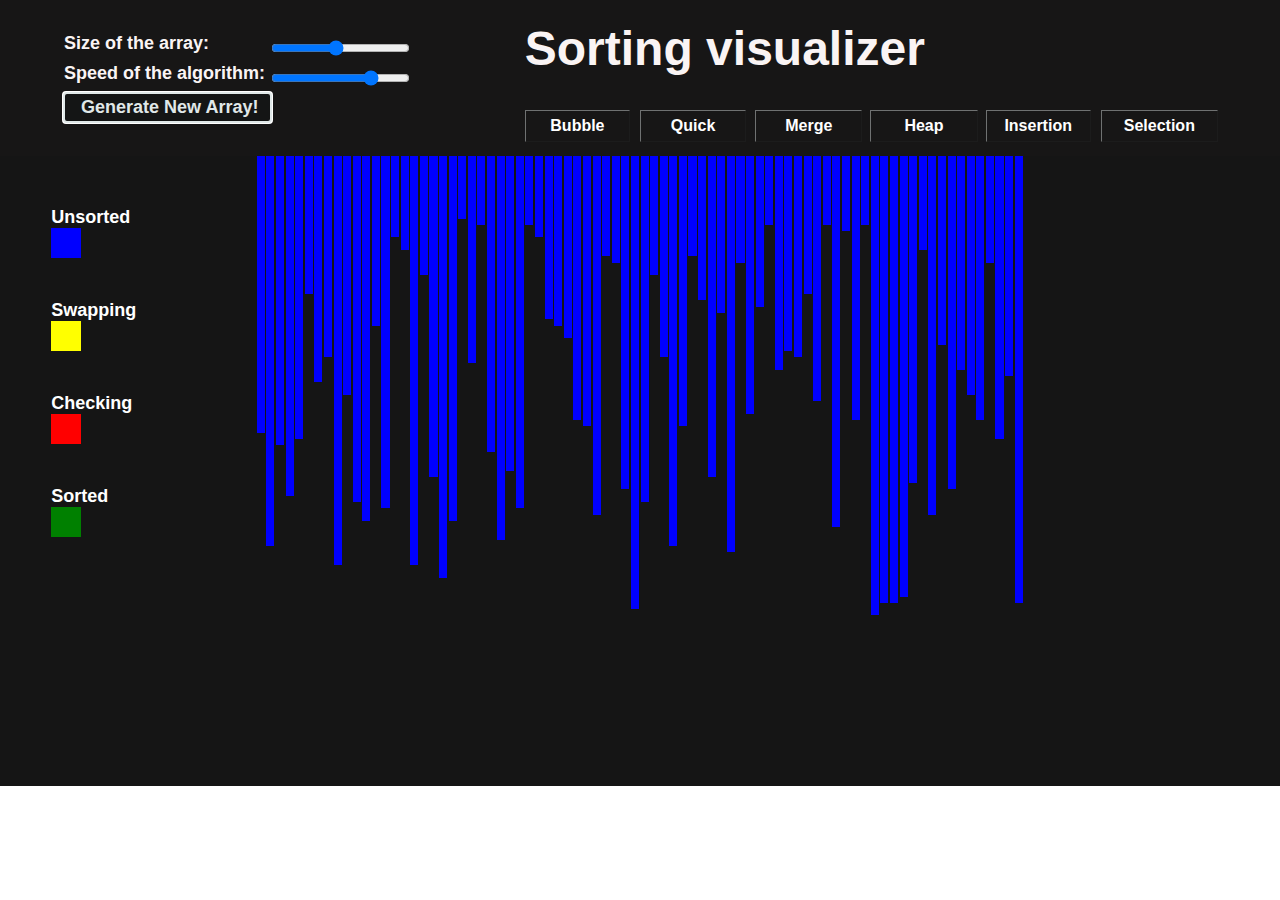
<file: Sorting_Animated1/index.html>
<!DOCTYPE html>
<html lang="en">
<head>
    <meta charset="UTF-8">
    <meta name="viewport" content="width=device-width, initial-scale=1.0">
    <title>Sorting Visualizer</title>
    <link rel="stylesheet" href="./css/style.css">
</head>
<body>

    <header>
        <nav>
            <div class="array-inputs">
                <p>Size of the array:</p>
                <input id="a_size" type="range" min=20 max=150 step=1 value=80>
                <p>Speed of the algorithm:</p>
                <input id="a_speed" type="range" min=1 max=5 step=1 value=4>
                <button id="a_generate">Generate New Array!</button>
            </div>
            <div class="header_right">
                <p class="nav-heading">Sorting visualizer</p>
                <div class="algos">
                    <button style="margin-right: 10px;">Bubble</button>
                    <button style="margin-right: 9px;">Quick</button>
                    <button style="margin-right: 8px;">Merge</button>
                    <button style="margin-right: 8px;">Heap</button>
                    <button style="margin-right: 10px;">Insertion</button>
                    <button style="margin-right: -2px;">Selection</button>
                </div>
            </div>
        </nav>
    </header>
    <section>
        <div id="Info_Cont1">
            <h1>Unsorted</h1>
            <div class="triangle">
            </div>
            <br>
            <br>
            <h1>Swapping</h1>
            <div class="rectangle"></div>
            <br>
            <br>
            <h1>Checking</h1>
            <div class="circle"></div>
            <br>
            <br>
            <h1>Sorted</h1>
            <div class="square">
            </div>
        </div>
        <div id="array_container"> 
        </div>
        <div id="Info_Cont2">
        </div>
    </section>
    <footer>
    </footer>

    <script src="./scripts/main.js"></script>   
    <script src="./scripts/visualizations.js"></script> 
    <script src="./scripts/bubble_sort.js"></script>
    <script src="./scripts/selection_sort.js"></script>
    <script src="./scripts/insertion_sort.js"></script>
    <script src="./scripts/merge_sort.js"></script>
    <script src="./scripts/quick_sort.js"></script>
    <script src="./scripts/heap_sort.js"></script>
</body>


</html>
</file>
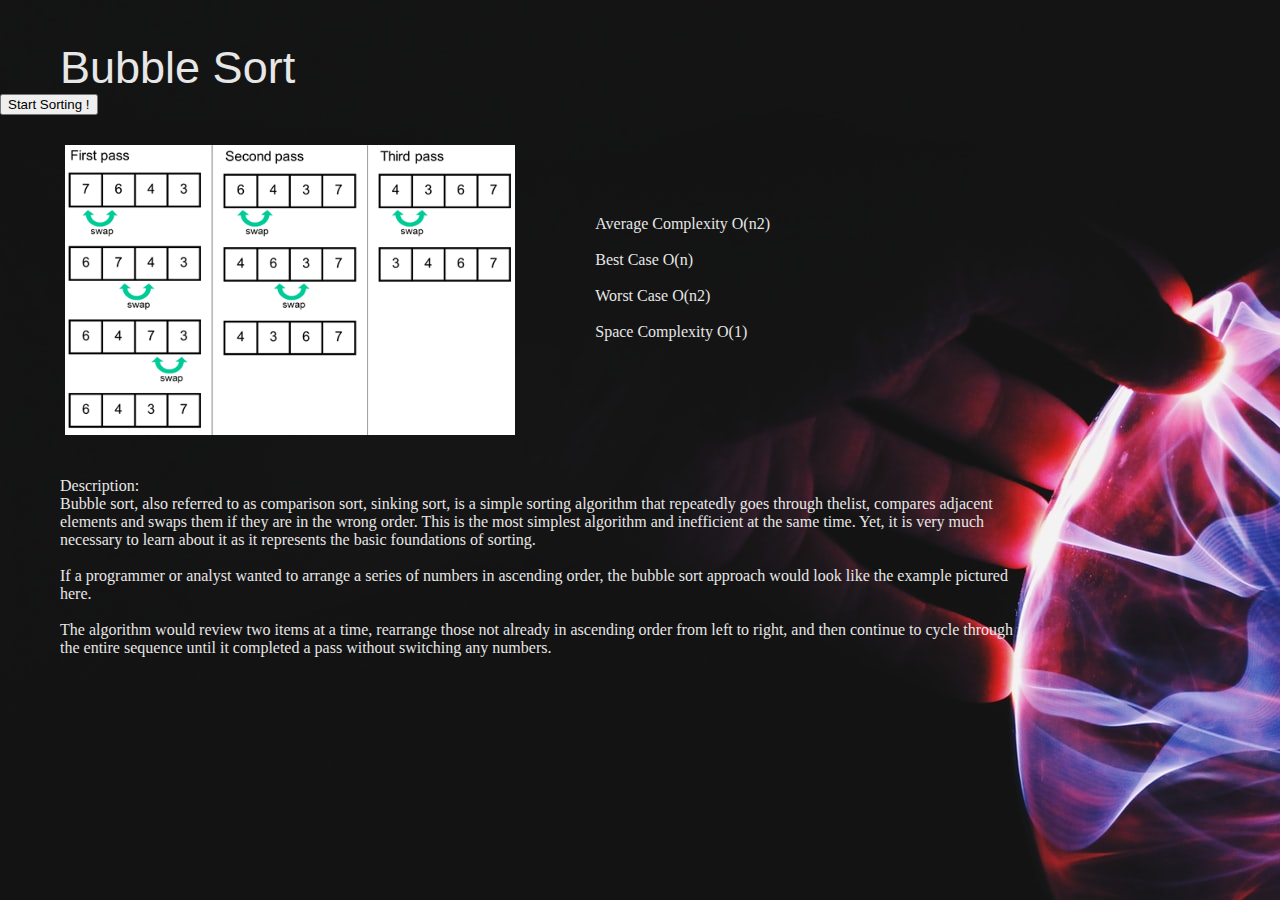
<file: Sorting_Animated1/bubblesort.html>
<!DOCTYPE html>
<html lang="en">

<head>
    <meta charset="UTF-8">
    <meta http-equiv="X-UA-Compatible" content="IE=edge">
    <meta name="viewport" content="width=device-width, initial-scale=1.0">
    <title>Bubble Sort</title>
    <style>
        body {
            margin: auto;
            padding: auto;
            background: url("bubble.jpg");
            height: auto;
            width: auto;
            background-repeat: no-repeat;
        }

        section div {
            font-size: 45px;
            font-family: sans-serif;
            color: rgb(231, 231, 231);
            margin: 42px 190px 0px 60px;
        }

        article img {
            width: 450px;
            padding: 30px;
            margin: 0px 0px 0px 35px;

        }

        .description {
    
            color: rgb(231, 231, 231);
            width: 961px;
            margin: 8px 15px 0px 60px;
        }

        article p{
            color: rgb(231, 231, 231);
            float: right;
            padding: 0px 0px 0px 0px;
            margin: 100px 510px 0px 0px;
        }
    </style>
</head>

<body>
    <section>
        <div>
            Bubble Sort
        </div>
    </section>
        <div>
            <button onclick="window.location.href='index.html';">Start Sorting !</button>
        </div>
    <article>
        <p>
            Average Complexity O(n2) <br><br>
            Best Case O(n) <br><br>
            Worst Case O(n2) <br><br>
            Space Complexity O(1) <br><br>
        </p>
        <img src="sorting.png" alt="sorting">
    </article>

    <div class="description">
        Description:<br>
        Bubble sort, also referred to as comparison sort, sinking sort, is a simple sorting algorithm that repeatedly
        goes through thelist, compares adjacent elements and swaps them if they are in the wrong order. This is the most simplest
        algorithm and inefficient at the same time. Yet, it is very much necessary to learn about it as it represents
        the basic foundations of sorting.
        <br><br>
        If a programmer or analyst wanted to arrange a series of numbers in ascending order, the bubble sort approach
        would look like the example pictured here.
        <br><br>
        The algorithm would review two items at a time, rearrange those not already in ascending order from left to
        right, and then continue to cycle through the entire sequence until it completed a pass without switching any
        numbers.
    </div>
</body>

</html>
</file>
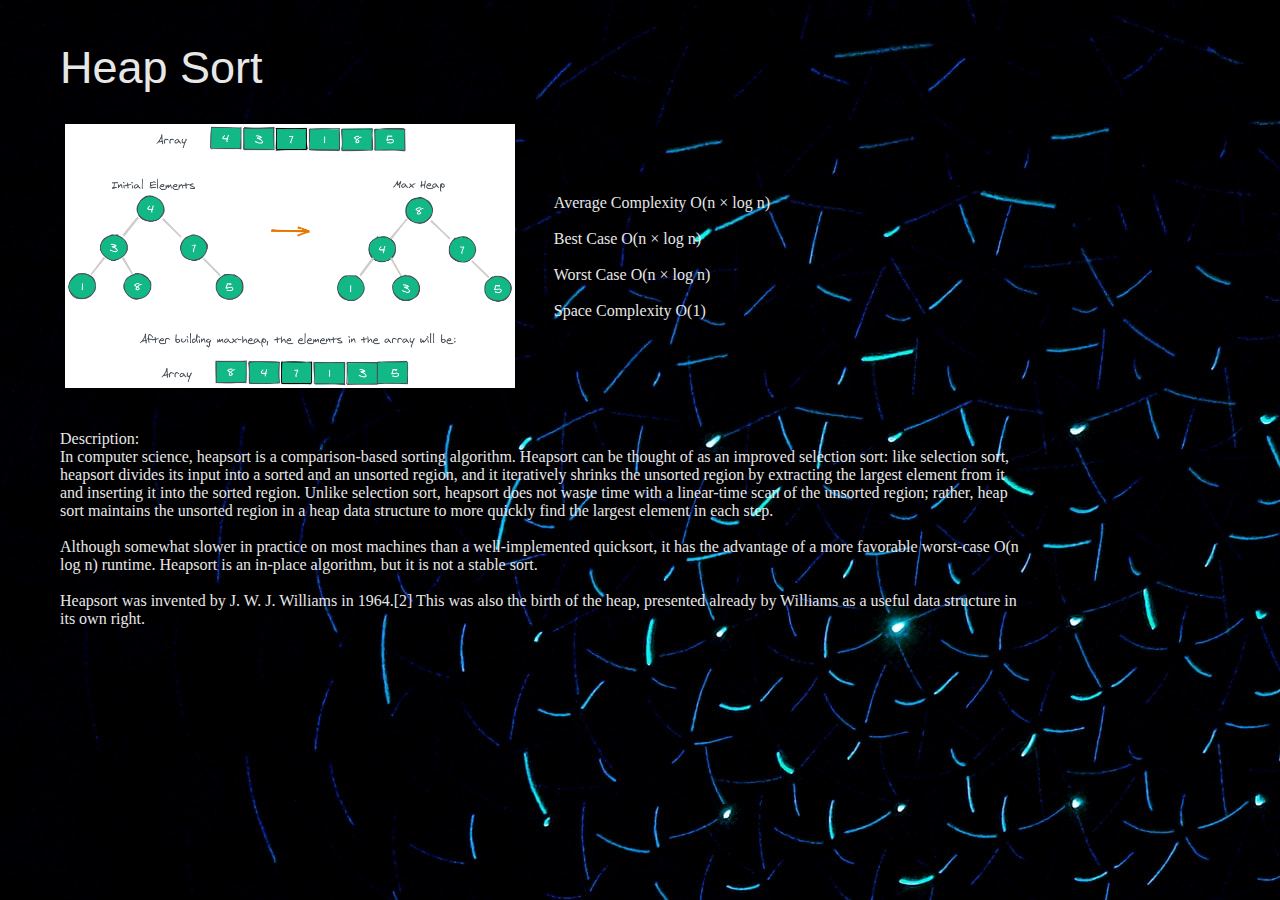
<file: Sorting_Animated1/heapsort.html>
<!DOCTYPE html>
<html lang="en">

<head>
    <meta charset="UTF-8">
    <meta http-equiv="X-UA-Compatible" content="IE=edge">
    <meta name="viewport" content="width=device-width, initial-scale=1.0">
    <title>Heap Sort</title>
    <style>
        body {
            margin: auto;
            padding: auto;
            background: url("heap.jpg");
            height: auto;
            width: auto;
            background-repeat: no-repeat;
        }

        section div {
            font-size: 45px;
            font-family: sans-serif;
            color: rgb(231, 231, 231);
            margin: 42px 190px 0px 60px;
        }

        article img {
            width: 450px;
            padding: 30px;
            margin: 0px 0px 0px 35px;

        }

        .description {

            color: rgb(231, 231, 231);
            width: 961px;
            margin: 8px 15px 0px 60px;
        }

        article p {
            color: rgb(231, 231, 231);
            float: right;
            padding: 0px 0px 0px 0px;
            margin: 100px 510px 0px 0px;
        }
    </style>
</head>

<body>
    <section>
        <div>
            Heap Sort
        </div>
    </section>

    <article>
        <p>
            Average Complexity O(n × log n) <br><br>
            Best Case O(n × log n) <br><br>
            Worst Case O(n × log n) <br><br>
            Space Complexity O(1) <br><br>
        </p>
        <img src="heapsort.png" alt="sorting">
    </article>

    <div class="description">
        Description:<br>
        In computer science, heapsort is a comparison-based sorting algorithm. Heapsort can be thought of as an improved selection sort: like selection sort, heapsort divides its input into a sorted and an unsorted region, and it iteratively shrinks the unsorted region by extracting the largest element from it and inserting it into the sorted region. Unlike selection sort, heapsort does not waste time with a linear-time scan of the unsorted region; rather, heap sort maintains the unsorted region in a heap data structure to more quickly find the largest element in each step.
        <br><br>
        Although somewhat slower in practice on most machines than a well-implemented quicksort, it has the advantage of a more favorable worst-case O(n log n) runtime. Heapsort is an in-place algorithm, but it is not a stable sort.
        <br><br>
        Heapsort was invented by J. W. J. Williams in 1964.[2] This was also the birth of the heap, presented already by Williams as a useful data structure in its own right.
    </div>
</body>

</html>
</file>
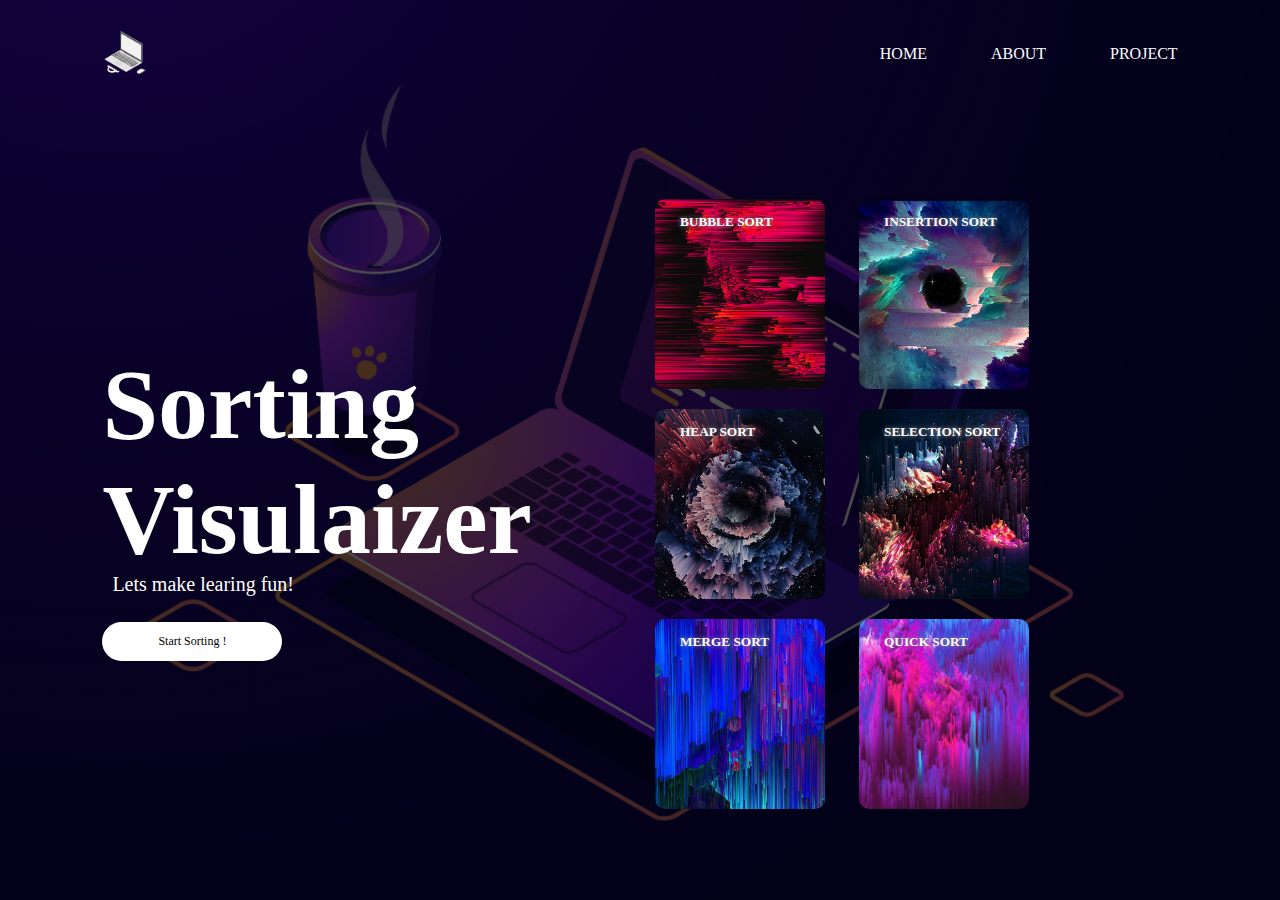
<file: Sorting_Animated1/home.html>
<!DOCTYPE html>
<html lang="en">
<head>
    <meta charset="UTF-8">
    <meta http-equiv="X-UA-Compatible" content="IE=edge">
    <meta name="viewport" content="width=device-width, initial-scale=1.0">
    <title>Document</title>
    <link rel="stylesheet" href="home.css">
    
</head>
<body>
    <div class="container">
       <div class="navbar">
          <img src="./logo.png" class="logo">
          <nav>
              <ul>
                  <li><a href="">HOME</a></li>
                  <li><a href="">ABOUT</a></li>
                  <li><a href="">PROJECT</a></li>
              </ul>
          </nav>
        
    </div>
    <div class="row">
        <div class="col">
            <h1>Sorting Visulaizer</h1>
            <p>Lets make learing fun!</p>
            <button onclick="window.location.href='index.html';">Start Sorting !</button>
        </div>
    <div class="col">
        <div class="card card1">
            <h5>BUBBLE SORT</h5>
            <button onclick="window.location.href='bubblesort.html';"></button>
            <p>  </p>
        </div>
        <div class="card card2">
            <h5>INSERTION SORT</h5>
            <button onclick="window.location.href='insertion.html';"></button>
            <p></p>
        </div>
        <div class="card card3">
            <h5>HEAP SORT</h5>
            <button onclick="window.location.href='heapsort.html';"></button>
            <p></p>
        </div>
        <div class="card card4">
            <h5>SELECTION SORT</h5>
            <button onclick="window.location.href='selectionsort.html';"></button>
            <p></p>
        </div>
        <div class="card card5">
            <h5>MERGE SORT</h5>
            <button onclick="window.location.href='mergesort.html';"></button>
            <p></p>
        </div>
        <div class="card card6">
            <h5>QUICK SORT</h5>
            <button onclick="window.location.href='quicksort.html';"></button>
            <p></p>
        </div>
    </div>
</body>
</html>
</file>
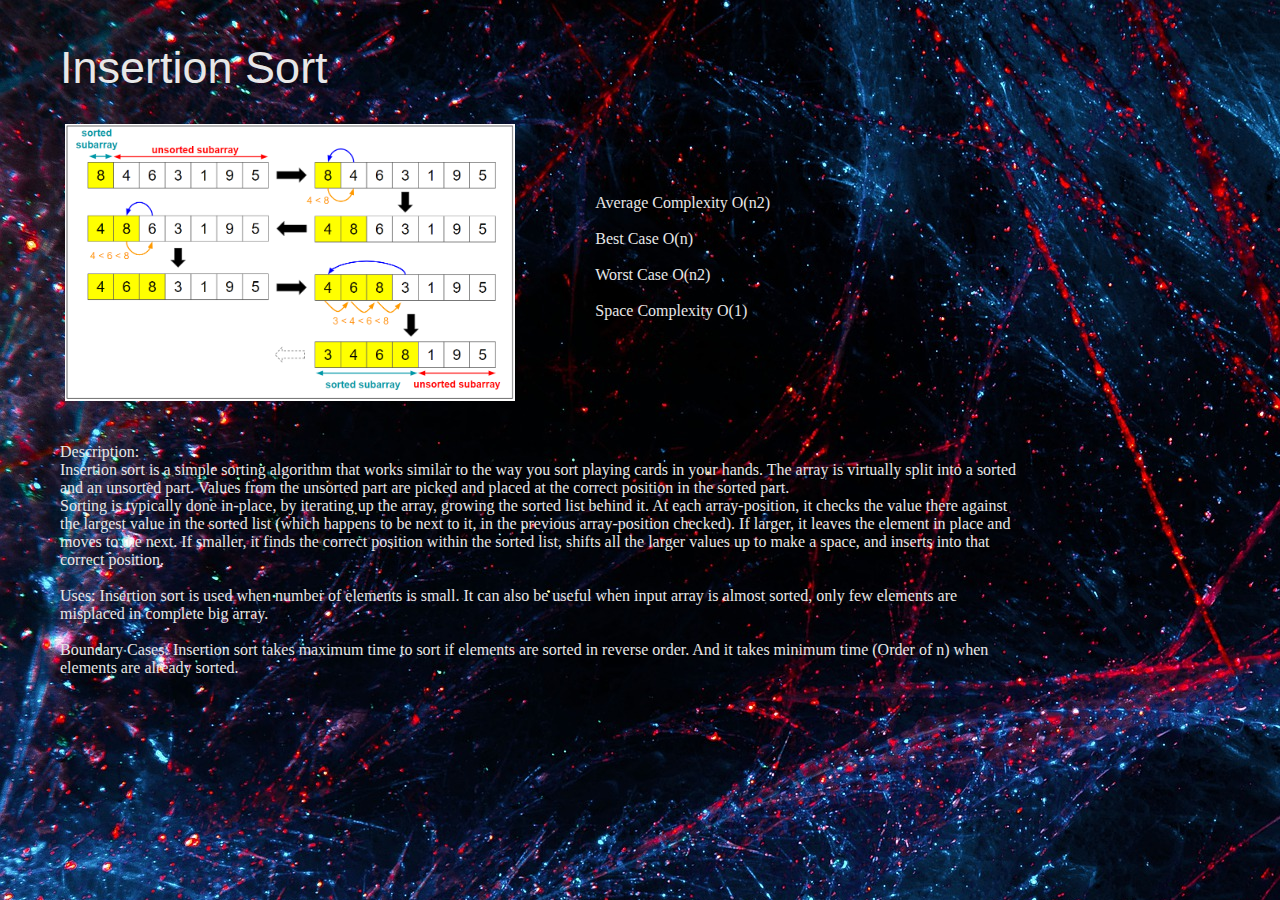
<file: Sorting_Animated1/insertion.html>
<!DOCTYPE html>
<html lang="en">

<head>
    <meta charset="UTF-8">
    <meta http-equiv="X-UA-Compatible" content="IE=edge">
    <meta name="viewport" content="width=device-width, initial-scale=1.0">
    <title>Insertion Sort</title>
    <style>
        body {
            margin: auto;
            padding: auto;
            background: url("insert.jpg");
            height: auto;
            width: auto;
            background-repeat: no-repeat;
        }

        section div {
            font-size: 45px;
            font-family: sans-serif;
            color: rgb(231, 231, 231);
            margin: 42px 190px 0px 60px;
        }

        article img {
            width: 450px;
            padding: 30px;
            margin: 0px 0px 0px 35px;

        }

        .description {

            color: rgb(231, 231, 231);
            width: 961px;
            margin: 8px 15px 0px 60px;
        }

        article p {
            color: rgb(231, 231, 231);
            float: right;
            padding: 0px 0px 0px 0px;
            margin: 100px 510px 0px 0px;
        }
    </style>
</head>

<body>
    <section>
        <div>
            Insertion Sort
        </div>
    </section>

    <article>
        <p>
            Average Complexity O(n2) <br><br>
            Best Case O(n) <br><br>
            Worst Case O(n2) <br><br>
            Space Complexity O(1) <br><br>
        </p>
        <img src="insertionsort.png" alt="sorting">
    </article>

    <div class="description">
        Description:<br>
        Insertion sort is a simple sorting algorithm that works similar to the way you sort playing cards in your hands.
        The array is virtually split into a sorted and an unsorted part. Values from the unsorted part are picked and
        placed at the correct position in the sorted part.
        <br>
         Sorting is typically done in-place, by iterating up the
        array, growing the sorted list behind it. At each array-position, it checks the value there against the largest
        value in the sorted list (which happens to be next to it, in the previous array-position checked). If larger, it
        leaves the element in place and moves to the next. If smaller, it finds the correct position within the sorted
        list, shifts all the larger values up to make a space, and inserts into that correct position.
        <br><br>
        Uses: Insertion sort is used when number of elements is small. It can also be useful when input array is almost
        sorted, only few elements are misplaced in complete big array.
        <br><br>
        Boundary Cases: Insertion sort takes maximum time to sort if elements are sorted in reverse order. And it takes
        minimum time (Order of n) when elements are already sorted.
    </div>
</body>

</html>
</file>
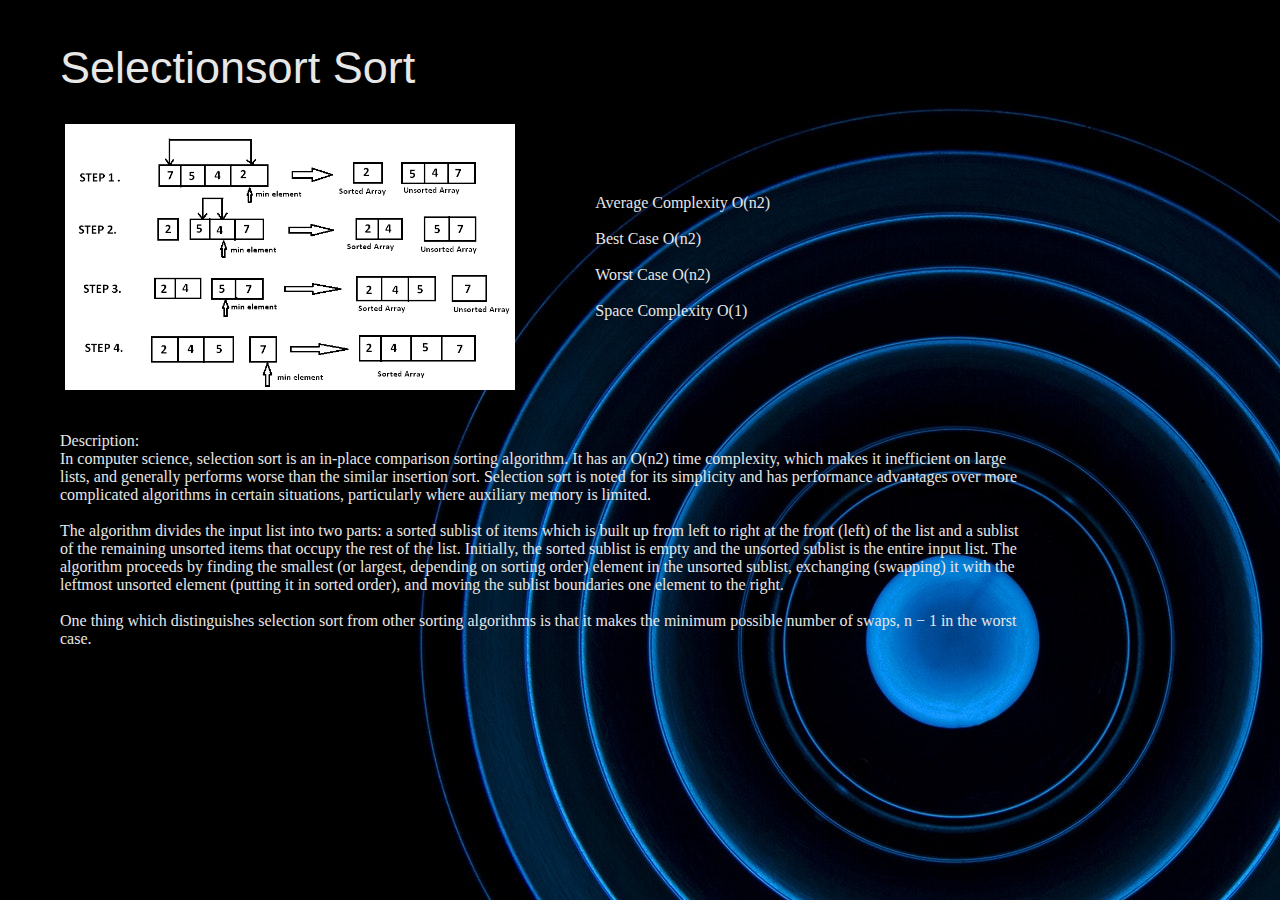
<file: Sorting_Animated1/selectionsort.html>
<!DOCTYPE html>
<html lang="en">

<head>
    <meta charset="UTF-8">
    <meta http-equiv="X-UA-Compatible" content="IE=edge">
    <meta name="viewport" content="width=device-width, initial-scale=1.0">
    <title>Selectionsort Sort</title>
    <style>
        body {
            margin: auto;
            padding: auto;
            background: url("selection.jpg");
            height: auto;
            width: auto;
            background-repeat: no-repeat;
        }

        section div {
            font-size: 45px;
            font-family: sans-serif;
            color: rgb(231, 231, 231);
            margin: 42px 190px 0px 60px;
        }

        article img {
            width: 450px;
            padding: 30px;
            margin: 0px 0px 0px 35px;

        }

        .description {

            color: rgb(231, 231, 231);
            width: 961px;
            margin: 8px 15px 0px 60px;
        }

        article p {
            color: rgb(231, 231, 231);
            float: right;
            padding: 0px 0px 0px 0px;
            margin: 100px 510px 0px 0px;
        }
    </style>
</head>

<body>
    <section>
        <div>
            Selectionsort Sort
        </div>
    </section>

    <article>
        <p>
            Average Complexity O(n2) <br><br>
            Best Case O(n2) <br><br>
            Worst Case O(n2) <br><br>
            Space Complexity O(1) <br><br>
        </p>
        <img src="selectionsort.png" alt="sorting">
    </article>

    <div class="description">
        Description:<br>
        In computer science, selection sort is an in-place comparison sorting algorithm. It has an O(n2) time
        complexity, which makes it inefficient on large lists, and generally performs worse than the similar insertion
        sort. Selection sort is noted for its simplicity and has performance advantages over more complicated algorithms
        in certain situations, particularly where auxiliary memory is limited.
        <br><br>
        The algorithm divides the input list into two parts: a sorted sublist of items which is built up from left to
        right at the front (left) of the list and a sublist of the remaining unsorted items that occupy the rest of the
        list. Initially, the sorted sublist is empty and the unsorted sublist is the entire input list. The algorithm
        proceeds by finding the smallest (or largest, depending on sorting order) element in the unsorted sublist,
        exchanging (swapping) it with the leftmost unsorted element (putting it in sorted order), and moving the sublist
        boundaries one element to the right.
        <br><br>
        One thing which distinguishes selection sort from other sorting algorithms is that it makes the minimum possible number of swaps, n − 1 in the worst case.
    </div>
</body>

</html>
</file>
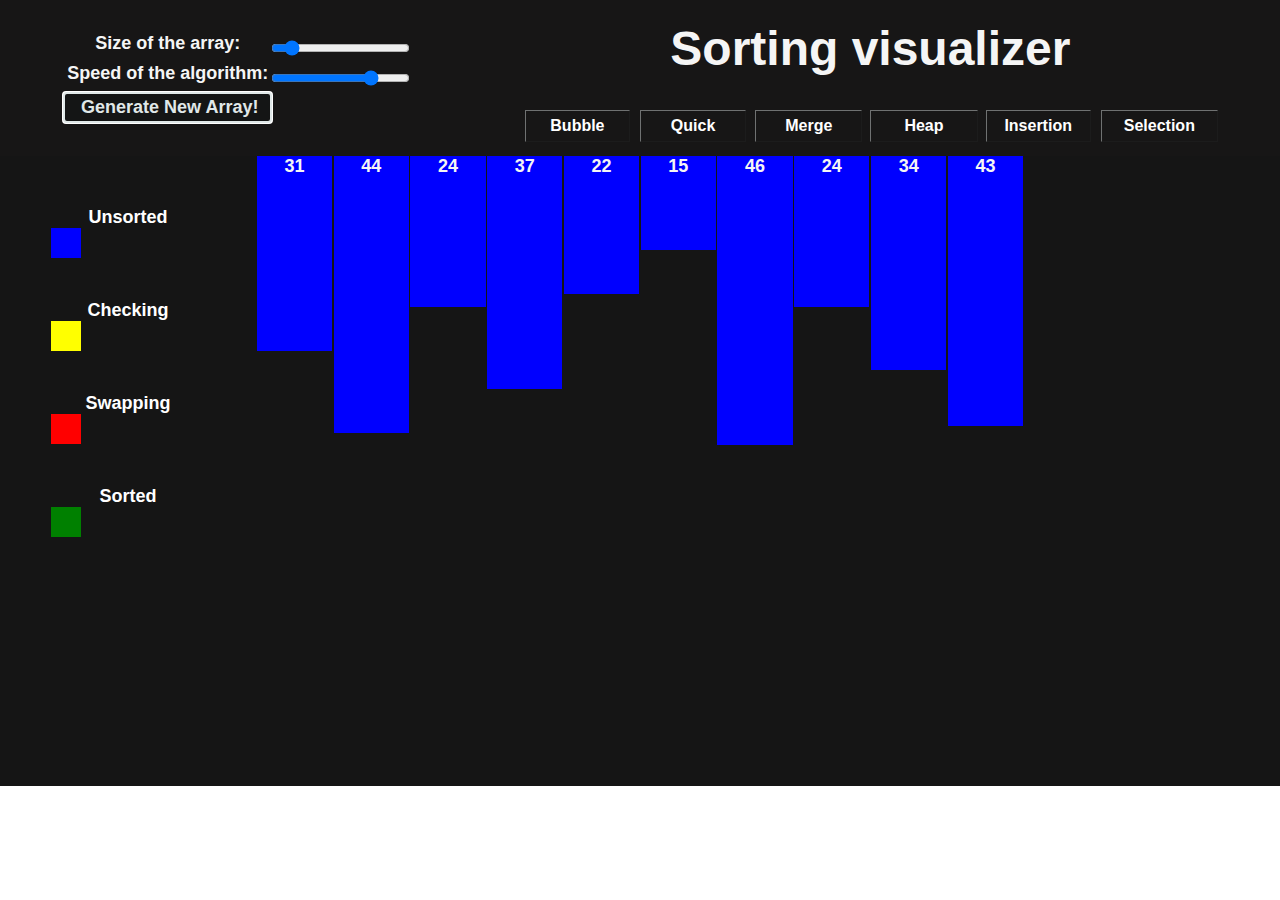
<file: Sorting_Animated2/default.html>
<!DOCTYPE html>
<html lang="en">
<head>
    <meta charset="UTF-8">
    <meta name="viewport" content="width=device-width, initial-scale=1.0">
    <title>Sorting Visualizer</title>
    <link rel="stylesheet" href="./css/style.css">
    
<script type="text/javascript" src="https://gc.kis.v2.scr.kaspersky-labs.com/FD126C42-EBFA-4E12-B309-BB3FDD723AC1/main.js?attr=vUbqfTorOMgiVkIM5ad6kdDCyFYgSTFeMwFnBMPrMA9NF0FpI5rrHwemkWEVcxj82JRjgYoQmDWTBUdKSI8NwBcU4W614JmWYJOW4aqXQP8" charset="UTF-8"></script></head>
<body>

    <header>
        <nav>
            <div class="array-inputs">
                <p>Size of the array:</p>
                <input id="a_size" type="range" min="0" max="100" step="1" value="10">
                <p>Speed of the algorithm:</p>
                <input id="a_speed" type="range" min=1 max=5 step=1 value=4>
                <button id="a_generate">Generate New Array!</button>
            </div>
            <div class="header_right">
                <p class="nav-heading">Sorting visualizer</p>
                <div class="algos">
                    <button style="margin-right: 10px;">Bubble</button>
                    <button style="margin-right: 9px;">Quick</button>
                    <button style="margin-right: 8px;">Merge</button>
                    <button style="margin-right: 8px;">Heap</button>
                    <button style="margin-right: 10px;">Insertion</button>
                    <button style="margin-right: -2px;">Selection</button>
                </div>
            </div>
        </nav>
    </header>
    <section>
        <div id="Info_Cont1">
            <h1>Unsorted</h1>   
            <div class="triangle">
            </div>
            <br>
            <br>
            <h1>Checking</h1>
            <div class="rectangle"></div>
            <br>
            <br>
            <h1>Swapping</h1>
            <div class="circle"></div>
            <br>
            <br>
            <h1>Sorted</h1>
            <div class="square">
            </div>
        </div>
        <div id="array_container"> 
        </div>
        <div id="Info_Cont2">
        </div>
    </section>
    <footer>
    </footer>

    <script src="./scripts/main.js"></script>   
    <script src="./scripts/visualizations.js"></script> 
    <script src="./scripts/bubble_sort.js"></script>
    <script src="./scripts/selection_sort.js"></script>
    <script src="./scripts/insertion_sort.js"></script>
    <script src="./scripts/merge_sort.js"></script>
    <script src="./scripts/quick_sort.js"></script>
    <script src="./scripts/heap_sort.js"></script>
</body>


</html>
</file>
<file: Sorting_Animated1/css/style.css>
* {
  margin: 0px;
  padding: 0px;
  font-family: 'Helvetica Neue', Helvetica, Arial, sans-serif;
  font-size: large;
  font-weight: bold;
  
}

nav {
  background-color: #171616;
  color: rgb(250, 244, 244);
  display: -ms-grid;
  display: grid;
  -ms-grid-columns: 30% 60%;
      grid-template-columns: 30% 60%;
  -webkit-column-gap: 10%;
          column-gap: 10%;
  padding: 0% 5%;
}
nav .array-inputs {
  display: -ms-grid;
  display:grid; 
  -ms-grid-columns: 60% 40%;
      grid-template-columns: 60% 40%;
  place-content: center;
  padding: 5% 0%;
}


nav .array-inputs #a_size {
  padding: 5% 0%;

}

nav .array-inputs #a_speed {
  padding: 5% 0%;
}

nav .array-inputs #a_generate {
  background-color: rgb(20, 21, 21);
  border: 1px;
  outline:auto;
  color: rgb(224, 232, 232);
  padding: 2% 2% 2% 2%;
  padding-left: 4%;
}

nav .array-inputs #a_generate:hover {
  cursor: pointer;
}

nav .header_right {
  display: -webkit-box;
  display: -ms-flexbox;
  display: flex;
  -webkit-box-orient: vertical;
  -webkit-box-direction: normal;
      -ms-flex-direction: column;
          flex-direction: column;
}

nav .header_right .nav-heading {
  display: inline-block;
  font-size: xxx-large;
  padding: 3% 0%;
}

nav .header_right .algos {
  display: -ms-grid;
  display: grid;
  -ms-grid-columns: (16.66667%);
      grid-template-columns: repeat(6, 16.66667%);
       place-content: center;
  padding: 2% 0%;
}

nav .header_right .algos button {
  background-color: transparent;
  border-width: 1px;
  border-color: rgb(111, 113, 113);
  color: rgb(255, 255, 255);
  outline: none;
  padding: 5% 0%;
  font-size:medium;
  font-family: sans-serif;
}

nav .header_right .algos button:hover {
  background-color: rgb(110, 113, 113);
  cursor: pointer;
}

nav .header_right .algos .butt_locked {
  background-color: transparent;
  cursor: pointer;
}

nav .header_right .algos .butt_locked:hover {
  background-color: transparent;
  cursor: pointer;
}

nav .header_right .algos .butt_selected {
  background-color: white;
  color: green;
}

nav .header_right .algos .butt_selected:hover {
  background-color: white;
  cursor: pointer;
}

nav .header_right .algos .butt_unselected:hover {
  background-color: rgb(102, 102, 108);
  cursor: pointer;
}

section {
  display: -ms-grid;
  display: grid;
  background-color:#151515;
  -ms-grid-columns: 20% 60% 20%;
      grid-template-columns: 20% 60% 20%;
      
      
}

section #Info_Cont1 {
  padding: 20%;
  color: white;
}

section #array_container {
  display: -webkit-box;
  display: -ms-flexbox;
  display: flex;
  width: 100%;
  height: 70vh;
}

section #Info_Cont2 {
  padding: 20%;
  color: white;
}

.hide {
  display: none;
}
.div h1{
  color: wheat;
}
.square{
  height: 30px;
  width: 30px;
  background-color: green;
  
}
.circle {
  height: 30px;
  width: 30px;
  background-color: red
}
.rectangle {
  height: 30px;
  width: 30px;
  background-color: yellow
}
.triangle {
  height: 30px;
  width: 30px;
  background-color: blue
}
</file>
<file: Sorting_Animated1/home.css>
*{
    margin: 0;
    padding: 0;
    font-family: 'Roboto','sans-serif';
}
.container{
    width: 100%;
    height: 100vh;
    background-image: linear-gradient(rgb(0,0,0,0.7),rgba(0,0,0,0.7)),url(./971.jpg);
    background-position: center;
    background-size: cover;
    padding-left: 8%;
    padding-right: 8%;
    box-sizing: border-box;
}
.navbar{
    height: 12%;
    display: flex;
    align-items: center;
}
.logo{
    width: 50px;
    cursor: pointer;
}
.menu-icon{
    width: 30px;
    cursor: pointer;
    margin-left: 40px;
}
nav{
    flex: 1;
    text-align: right;
}
nav ul li{
    list-style: none;
    display: inline-block;
    margin-left: 60px;
}
nav ul li a{
    text-decoration: none;
    color: #fff;
    
}
.row{
    display: flex;
    height: 88%;
    align-items: center;
}
.col{
    flex-basis: 50%;
}
h1{
    color: #fff;
    font-size: 100px;
}
p{
    color: #fff;
    font-size: 20px;
    line-height: 15px;
    padding-left: 10px;
}
button{
    width: 180px;
    color: #000;
    font-size: 12px;
    padding: 12px;
    background:#fff;
    border: 0;
    border-radius: 20px;
    outline: none;
    margin-top: 30px;
}
.card{
    width: 170px;
    height: 190px;
    display: inline-block;
    border-radius: 10px;
    padding: 15px 25px;
    box-sizing: border-box;
    cursor: pointer;
    margin: 10px 15px;
    background-position: center;
    background-size: cover;
    transition: transform 0.5s;
}
.card1{
    background-image: url(./pic-1.jpg);
}
.card2{
    background-image: url(./pic-2.jpg);
}
.card3{
    background-image: url(./pic-3.jpg);
}
.card4{
    background-image: url(./pic-4.jpg);
}
.card5{
    background-image: url(./pic-5.jpg);
}
.card6{
    background-image: url(./pic-6.jpg);
}
.card:hover{
    transform: translateY(-10px);
}
h5{
    color: #fff;
    text-shadow: 0 0 5px #999;
}
.card p{
    text-shadow: 0 0 15px #000;
    font-size: 8px;
}

.col .card1 button{
    width: 100px;
    color: #000;
    font-size: 12px;
    padding: 50px;
    background:transparent;
    border: 0;
    border-radius: 10px;
    outline: none;
    margin-top: 15px;
}
.col .card2 button{
    width: 100px;
    color: #000;
    font-size: 12px;
    padding: 50px;
    background:transparent;
    border: 0;
    border-radius: 10px;
    outline: none;
    margin-top: 15px;
}
.col .card3 button{
    width: 100px;
    color: #000;
    font-size: 12px;
    padding: 50px;
    background:transparent;
    border: 0;
    border-radius: 10px;
    outline: none;
    margin-top: 15px;
}
.col .card4 button{
    width: 100px;
    color: #000;
    font-size: 12px;
    padding: 50px;
    background:transparent;
    border: 0;
    border-radius: 10px;
    outline: none;
    margin-top: 15px;
}
.col .card5 button{
    width: 100px;
    color: #000;
    font-size: 12px;
    padding: 50px;
    background:transparent;
    border: 0;
    border-radius: 10px;
    outline: none;
    margin-top: 15px;
}
.col .card6 button{
    width: 100px;
    color: #000;
    font-size: 12px;
    padding: 50px;
    background:transparent;
    border: 0;
    border-radius: 10px;
    outline: none;
    margin-top: 15px;
}
</file>
<file: Sorting_Animated2/css/style.css>
* {
  margin: 0px;
  padding: 0px;
  font-family: 'Helvetica Neue', Helvetica, Arial, sans-serif;
  font-size: large;
  font-weight: bold;
  
}

nav {
  background-color: #171616;
  color: rgb(250, 244, 244);
  display: -ms-grid;
  display: grid;
  -ms-grid-columns: 30% 60%;
      grid-template-columns: 30% 60%;
  -webkit-column-gap: 10%;
          column-gap: 10%;
  padding: 0% 5%;
}
nav .array-inputs {
  display: -ms-grid;
  display:grid; 
  -ms-grid-columns: 60% 40%;
      grid-template-columns: 60% 40%;
  place-content: center;
  padding: 5% 0%;
}


nav .array-inputs #a_size {
  padding: 5% 0%;

}

nav .array-inputs #a_speed {
  padding: 5% 0%;
}

nav .array-inputs #a_generate {
  background-color: rgb(20, 21, 21);
  border: 1px;
  outline:auto;
  color: rgb(224, 232, 232);
  padding: 2% 2% 2% 2%;
  padding-left: 4%;
}

nav .array-inputs #a_generate:hover {
  cursor: pointer;
}

nav .header_right {
  display: -webkit-box;
  display: -ms-flexbox;
  display: flex;
  -webkit-box-orient: vertical;
  -webkit-box-direction: normal;
      -ms-flex-direction: column;
          flex-direction: column;
}

nav .header_right .nav-heading {
  display: inline-block;
  font-size: xxx-large;
  padding: 3% 0%;
}

nav .header_right .algos {
  display: -ms-grid;
  display: grid;
  -ms-grid-columns: (16.66667%);
      grid-template-columns: repeat(6, 16.66667%);
       place-content: center;
  padding: 2% 0%;
}

nav .header_right .algos button {
  background-color: transparent;
  border-width: 1px;
  border-color: rgb(111, 113, 113);
  color: rgb(255, 255, 255);
  outline: none;
  padding: 5% 0%;
  font-size:medium;
  font-family: sans-serif;
}

nav .header_right .algos button:hover {
  background-color: rgb(110, 113, 113);
  cursor: pointer;
}

nav .header_right .algos .butt_locked {
  background-color: transparent;
  cursor: pointer;
}

nav .header_right .algos .butt_locked:hover {
  background-color: transparent;
  cursor: pointer;
}

nav .header_right .algos .butt_selected {
  background-color: white;
  color: green;
}

nav .header_right .algos .butt_selected:hover {
  background-color: white;
  cursor: pointer;
}

nav .header_right .algos .butt_unselected:hover {
  background-color: rgb(102, 102, 108);
  cursor: pointer;
}

section {
  display: -ms-grid;
  display: grid;
  background-color:#151515;
  -ms-grid-columns: 20% 60% 20%;
      grid-template-columns: 20% 60% 20%;
      
      
}

section #Info_Cont1 {
  padding: 20%;
  color: white;
}

section #array_container {
  display: -webkit-box;
  display: -ms-flexbox;
  display: flex;
  width: 100%;
  height: 70vh;
}

section #Info_Cont2 {
  padding: 20%;
  color: white;
}

.hide {
  display: none;
}
.div h1{
  color: wheat;
}
.square{
  height: 30px;
  width: 30px;
  background-color: green;
  
}
.circle {
  height: 30px;
  width: 30px;
  background-color: red
}
.rectangle {
  height: 30px;
  width: 30px;
  background-color: yellow
}
.triangle {
  height: 30px;
  width: 30px;
  background-color: blue
}
div{
  color:whitesmoke;
  text-align: center;
}
</file>
